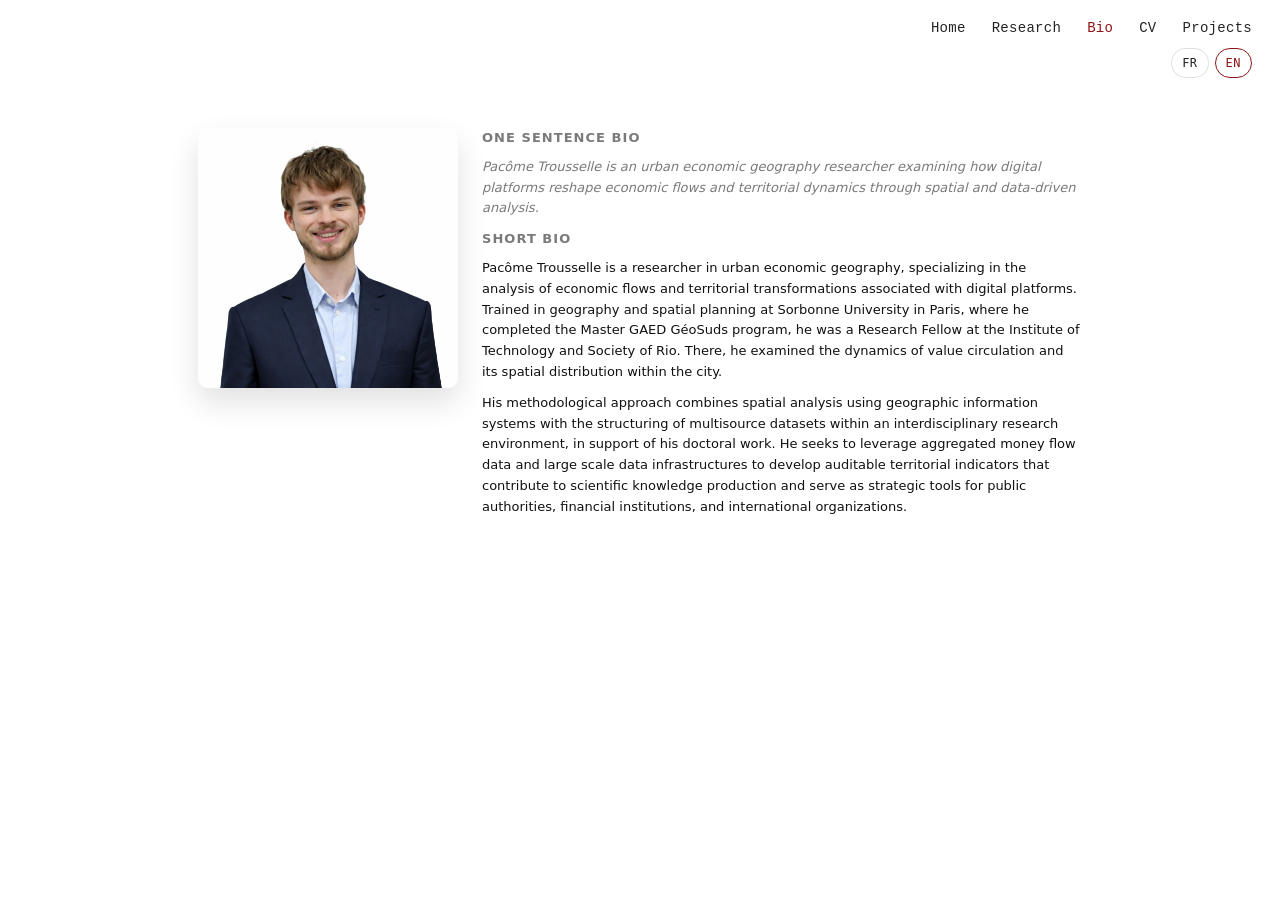
<file: bio.html>
<!doctype html>
<html lang="en">
<head>
  <meta charset="utf-8" />
  <meta name="viewport" content="width=device-width,initial-scale=1" />
  <meta http-equiv="Content-Security-Policy" content="default-src 'self'; img-src 'self' data:; style-src 'self' 'unsafe-inline' https://fonts.googleapis.com; font-src 'self' https://fonts.gstatic.com; script-src 'self'; object-src 'none'; base-uri 'self'; form-action 'self'; frame-ancestors 'none'; upgrade-insecure-requests" />
  <title>Bio — Pacôme Trousselle</title>
  <meta name="description" content="Bio — Pacôme Trousselle" />

  <link rel="preconnect" href="https://fonts.googleapis.com">
  <link rel="preconnect" href="https://fonts.gstatic.com" crossorigin>
  <link href="https://fonts.googleapis.com/css2?family=Lato:wght@400;900&family=Roboto+Mono:wght@400;700&display=swap" rel="stylesheet">
  <link rel="stylesheet" href="assets/css/bio-research.css" />
  <link rel="stylesheet" href="assets/css/lang-toggle.css" />
</head>
<body data-lang="en" data-title-fr="Bio | Pacôme Trousselle" data-title-en="Bio | Pacôme Trousselle">
  <header class="topbar">
    <div class="topbar-inner">
      <nav class="nav" aria-label="Primary" data-label-fr="Navigation principale" data-label-en="Primary">
        <a href="index.html"><span class="lang-fr">Accueil</span><span class="lang-en">Home</span></a>
        <a href="research.html"><span class="lang-fr">Recherche</span><span class="lang-en">Research</span></a>
        <a href="bio.html" class="active"><span class="lang-fr">Bio</span><span class="lang-en">Bio</span></a>
        <a href="cv.html"><span class="lang-fr">CV</span><span class="lang-en">CV</span></a>
        <a href="projects.html"><span class="lang-fr">Projets</span><span class="lang-en">Projects</span></a>
      </nav>
      <div class="lang-toggle" aria-label="Language switcher" data-label-fr="Sélecteur de langue" data-label-en="Language switcher">
        <button type="button" data-set-lang="fr" aria-pressed="false">FR</button>
        <button type="button" data-set-lang="en" aria-pressed="true">EN</button>
      </div>
    </div>
  </header>

  <main class="main">
    <section class="page">
      <div class="bio-layout">
        <div class="bio-portrait-wrap">
          <img class="bio-portrait" src="assets/img/bio-portrait.png" alt="Pacôme Trousselle" draggable="false" />
        </div>
        <div class="bio-text">
          <h5 class="bio-heading"><span class="lang-fr">Bio en une phrase</span><span class="lang-en">One sentence bio</span></h5>
          <p class="bio-placeholder">
            <span class="lang-fr">Pacôme Trousselle est chercheur en géographie économique urbaine et analyse comment les plateformes et infrastructures numériques reconfigurent les flux économiques et les dynamiques territoriales à partir d’approches spatiales et fondées sur les données.</span>
            <span class="lang-en">Pacôme Trousselle is an urban economic geography researcher examining how digital platforms reshape economic flows and territorial dynamics through spatial and data-driven analysis.</span>
          </p>

          <h5 class="bio-heading"><span class="lang-fr">Bio courte</span><span class="lang-en">Short bio</span></h5>
          <p>
            <span class="lang-fr">Pacôme Trousselle est chercheur en géographie économique urbaine, spécialisé dans l’analyse des flux économiques et des transformations territoriales associées aux plateformes numériques. Formé en géographie et aménagement à Sorbonne Université à Paris, où il a suivi le master GAED GéoSuds, il a été Research Fellow à l’Institute of Technology and Society de Rio. Il y a étudié les dynamiques de circulation de la valeur et leur distribution spatiale dans la ville.</span>
            <span class="lang-en">Pacôme Trousselle is a researcher in urban economic geography, specializing in the analysis of economic flows and territorial transformations associated with digital platforms. Trained in geography and spatial planning at Sorbonne University in Paris, where he completed the Master GAED GéoSuds program, he was a Research Fellow at the Institute of Technology and Society of Rio. There, he examined the dynamics of value circulation and its spatial distribution within the city.</span>
          </p>
          <p>
            <span class="lang-fr">Son approche méthodologique combine l’analyse spatiale par systèmes d’information géographique avec la structuration de jeux de données multi-sources dans un environnement de recherche interdisciplinaire, au service de son travail doctoral. Il cherche à mobiliser des données agrégées de circulation monétaire et de grandes infrastructures de données afin de produire des indicateurs territoriaux auditables, utiles à la connaissance scientifique comme à l’action d’autorités publiques, d’institutions financières et d’organisations internationales.</span>
            <span class="lang-en">His methodological approach combines spatial analysis using geographic information systems with the structuring of multisource datasets within an interdisciplinary research environment, in support of his doctoral work. He seeks to leverage aggregated money flow data and large scale data infrastructures to develop auditable territorial indicators that contribute to scientific knowledge production and serve as strategic tools for public authorities, financial institutions, and international organizations.</span>
          </p>
        </div>
      </div>

    </section>
  </main>
  <script src="assets/js/lang-toggle.js"></script>
</body>
</html>
</file>
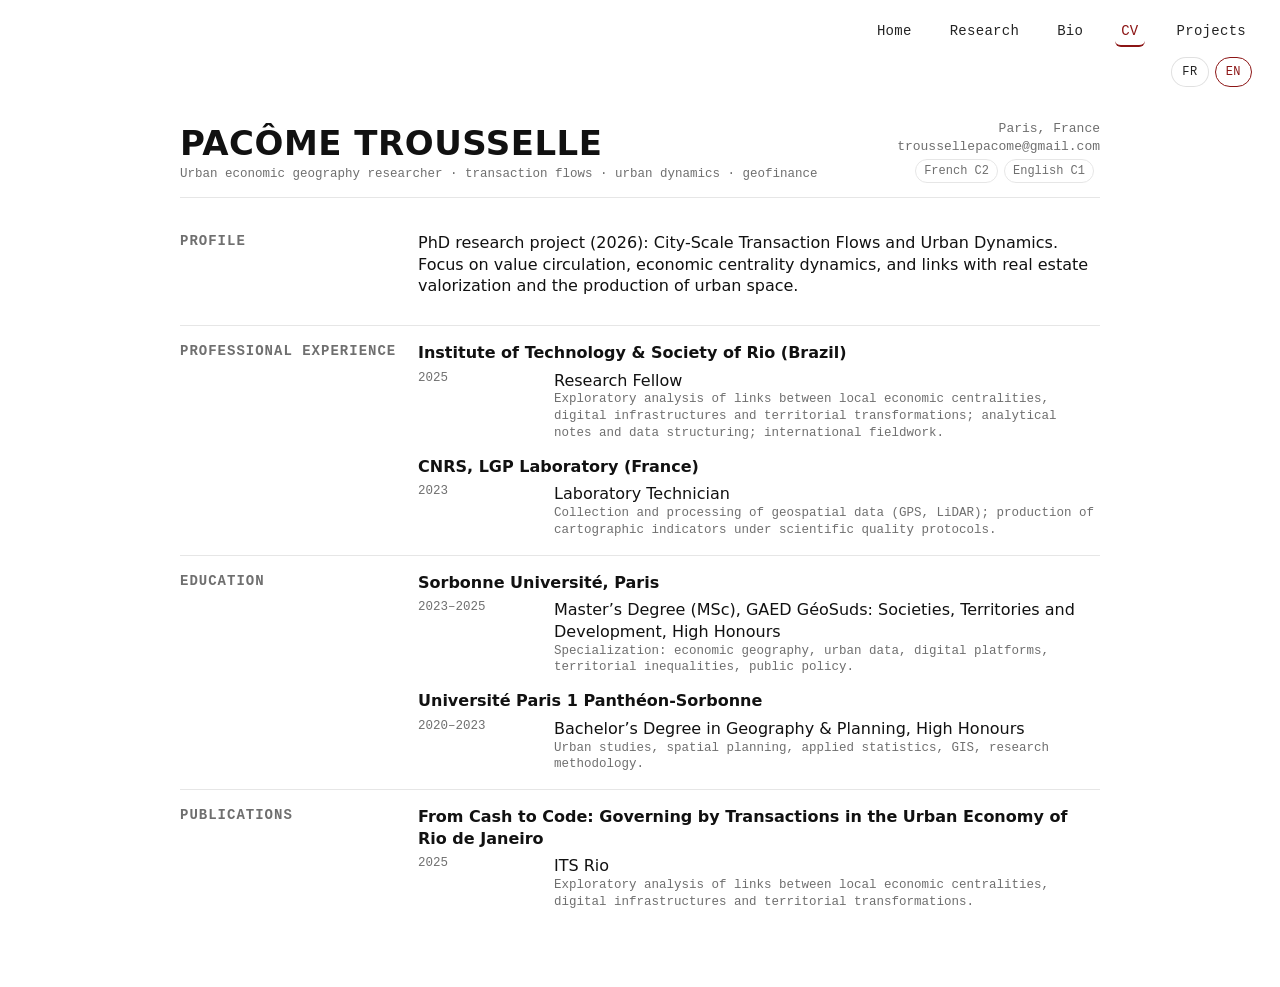
<file: cv.html>
<!doctype html>
<html lang="en">
<head>

  <meta charset="utf-8" />
  <meta name="viewport" content="width=device-width,initial-scale=1" />
  <meta http-equiv="Content-Security-Policy" content="default-src 'self'; img-src 'self' data:; style-src 'self' 'unsafe-inline' https://fonts.googleapis.com; font-src 'self' https://fonts.gstatic.com; script-src 'self'; object-src 'none'; base-uri 'self'; form-action 'self'; frame-ancestors 'none'; upgrade-insecure-requests" />
  <title>CV | Pacôme Trousselle</title>
  <meta name="description" content="Pacôme Trousselle researcher " />

  <link rel="preconnect" href="https://fonts.googleapis.com">
  <link rel="preconnect" href="https://fonts.gstatic.com" crossorigin>
  <link href="https://fonts.googleapis.com/css2?family=Lato:wght@400;900&family=Roboto+Mono:wght@400;700&display=swap" rel="stylesheet">
  <link rel="stylesheet" href="assets/css/lang-toggle.css" />

  <style>
    :root{
      --ink:#111;
      --muted: #6f6f6f;
      --line:#e6e6e6;
      --accent: #8c1515;
      --bg:#fff;
      --mono:"Roboto Mono", ui-monospace, SFMono-Regular, Menlo, Monaco, Consolas, "Liberation Mono", monospace;
      --sans:"Lato", system-ui, -apple-system, Segoe UI, Roboto, Arial, sans-serif;
      --w: 920px;
    }

    html,body{height:100%}
    body{
      margin:0;
      background:var(--bg);
      color:var(--ink);
      font-family:var(--sans);
      line-height:1.35;
    }

    /* animated background canvas */
    #bg{
      position:fixed;
      inset:0;
      width:100vw;
      height:100vh;
      z-index:-1;
      display:block;
      pointer-events:none;
    }

    .topbar{
      position:fixed;
      top:0; left:0; right:0;
      z-index:20;
      padding:18px 28px;
      display:flex;
      justify-content:flex-end;
      align-items:center;
      pointer-events:none;
    }
    .nav{
      display:flex;
      gap:26px;
      font-family:var(--mono);
      font-size:14px;
      letter-spacing:0.02em;
      pointer-events:auto;
    }
    .topbar a{
      color:#242424;
      text-decoration:none;
      padding:4px 6px;
      border-radius:6px;
      transition: color .15s ease, transform .15s ease;
    }
    .topbar a:hover{ color:var(--accent); }
    .topbar a.current{ color:var(--accent); border-bottom:2px solid var(--accent); }

    .container{
      max-width: var(--w);
      margin: 0 auto;
      padding: 120px 18px 60px;
    }

    .cv-head{
      display:flex;
      gap:18px;
      align-items:flex-end;
      border-bottom:1px solid var(--line);
      padding-bottom:14px;
      margin-bottom:18px;
    }
    .cv-head h1{
      margin:0;
      font-size:34px;
      letter-spacing:0.5px;
      font-weight:900;
    }
    .contact{
      margin-left:auto;
      text-align:right;
      font-family:var(--mono);
      font-size:13px;
      color:var(--muted);
    }
    .contact a{ color:var(--muted); text-decoration:none; }
    .contact a:hover{ color:var(--ink); }

    .section{
      display:grid;
      grid-template-columns: 220px 1fr;
      gap: 18px;
      padding: 16px 0;
      border-bottom: 1px solid var(--line);
    }
    .section:last-child{ border-bottom:none; }

    h2{
      margin:0;
      font-size:14px;
      letter-spacing:1px;
      text-transform:uppercase;
      font-family:var(--mono);
      color:var(--muted);
    }

    .entry{ margin:0 0 14px; }
    .entry:last-child{ margin-bottom:0; }

    h3{
      margin:0 0 6px;
      font-size:16px;
      font-weight:900;
    }

    .meta{
      font-family:var(--mono);
      color:var(--muted);
      font-size:12.5px;
    }

    .row{
      display:flex;
      gap:16px;
      align-items:flex-start;
    }
    .when{
      width:120px;
      font-family:var(--mono);
      font-size:12.5px;
      color:var(--muted);
      flex:0 0 auto;
    }
    .what{
      flex:1 1 auto;
    }

    ul.clean{
      margin:0;
      padding-left:16px;
    }
    ul.clean li{ margin: 6px 0; }

    .pill{
      display:inline-block;
      font-family:var(--mono);
      font-size:12px;
      color:var(--muted);
      border:1px solid var(--line);
      border-radius:999px;
      padding:3px 8px;
      margin:4px 6px 0 0;
      background: rgba(255,255,255,0.7);
      backdrop-filter: blur(2px);
    }

    @media (max-width: 760px){
      .section{ grid-template-columns: 1fr; }
      .contact{ text-align:left; margin-left:0; }
      .cv-head{ align-items:flex-start; flex-direction:column; }
      .row{ flex-direction:column; }
      .when{ width:auto; }
    }

    @media (max-width: 460px){
      .nav{ gap:16px; font-size:13px; flex-wrap:wrap; justify-content:center; }
      .topbar{ justify-content:center; }
    }

    @media print{
      #bg{ display:none; }
      .topbar{ display:none; }
      body{ background:#fff; }
      .container{ padding:0; }
      a{ color:inherit; text-decoration:none; }
    }
  </style>
</head>

<body data-lang="en" data-title-fr="CV | Pacôme Trousselle" data-title-en="CV | Pacome Trousselle">
  <canvas id="bg" aria-hidden="true"></canvas>

  <header class="topbar">
    <div class="topbar-inner">
      <nav class="nav" aria-label="Primary" data-label-fr="Navigation principale" data-label-en="Primary">
        <a href="index.html"><span class="lang-fr">Accueil</span><span class="lang-en">Home</span></a>
        <a href="research.html"><span class="lang-fr">Recherche</span><span class="lang-en">Research</span></a>
        <a href="bio.html"><span class="lang-fr">Bio</span><span class="lang-en">Bio</span></a>
        <a href="cv.html" class="current active"><span class="lang-fr">CV</span><span class="lang-en">CV</span></a>
        <a href="projects.html"><span class="lang-fr">Projets</span><span class="lang-en">Projects</span></a>
      </nav>
      <div class="lang-toggle" aria-label="Language switcher" data-label-fr="Sélecteur de langue" data-label-en="Language switcher">
        <button type="button" data-set-lang="fr" aria-pressed="false">FR</button>
        <button type="button" data-set-lang="en" aria-pressed="true">EN</button>
      </div>
    </div>
  </header>

  <div class="container">


    <header class="cv-head" id="cv-head">
      <div>
        <h1>PACÔME TROUSSELLE</h1>
        <div class="meta"><span class="lang-fr">Chercheur en géographie économique urbaine · flux transactionnels · dynamiques urbaines · géofinance</span><span class="lang-en">Urban economic geography researcher · transaction flows · urban dynamics · geofinance</span></div>
      </div>

      <div class="contact" id="cv-contact">
        <div><span class="lang-fr">Paris, France</span><span class="lang-en">Paris, France</span></div>

        <div><a href="mailto:troussellepacome@gmail.com">troussellepacome@gmail.com</a></div>

        <div class="meta"><span class="pill"><span class="lang-fr">Français C2</span><span class="lang-en">French C2</span></span><span class="pill"><span class="lang-fr">Anglais C1</span><span class="lang-en">English C1</span></span></div>
      </div>
    </header>

    <section class="section">
      <h2><span class="lang-fr">Profil</span><span class="lang-en">Profile</span></h2>
      <div>
        <div class="entry">
          <p style="margin:0">
            <span class="lang-fr">Projet de thèse (2026) : flux transactionnels à l’échelle urbaine et dynamiques urbaines.
            Travail centré sur la circulation de la valeur, les dynamiques de centralité économique, et les liens avec la valorisation immobilière et la production de l’espace urbain.</span>
            <span class="lang-en">PhD research project (2026): City-Scale Transaction Flows and Urban Dynamics.
            Focus on value circulation, economic centrality dynamics, and links with real estate valorization and the production of urban space.</span>
          </p>
          <div class="meta" style="margin-top:12px">
          </div>
        </div>
      </div>
    </section>


    <section class="section">
      <h2><span class="lang-fr">Expérience professionnelle</span><span class="lang-en">Professional experience</span></h2>
      <div>
        <div class="entry">
          <h3>Institute of Technology &amp; Society of Rio (Brazil)</h3>
          <div class="row">
            <div class="when">2025</div>
            <div class="what">
              <div><span class="lang-fr">Research Fellow</span><span class="lang-en">Research Fellow</span></div>
              <div class="meta"><span class="lang-fr">Analyse exploratoire des liens entre centralités économiques locales, infrastructures numériques et transformations territoriales ; notes analytiques et structuration de données ; terrain international.</span><span class="lang-en">Exploratory analysis of links between local economic centralities, digital infrastructures and territorial transformations; analytical notes and data structuring; international fieldwork.</span></div>
            </div>
          </div>
        </div>

        <div class="entry">
          <h3>CNRS, LGP Laboratory (France)</h3>
          <div class="row">
            <div class="when">2023</div>
            <div class="what">
              <div><span class="lang-fr">Technicien de laboratoire</span><span class="lang-en">Laboratory Technician</span></div>
              <div class="meta"><span class="lang-fr">Collecte et traitement de données géospatiales (GPS, LiDAR) ; production d’indicateurs cartographiques sous protocoles de qualité scientifique.</span><span class="lang-en">Collection and processing of geospatial data (GPS, LiDAR); production of cartographic indicators under scientific quality protocols.</span></div>
            </div>
          </div>
        </div>
      </div>
    </section>

    <section class="section">
      <h2><span class="lang-fr">Formation</span><span class="lang-en">Education</span></h2>
      <div>
        <div class="entry">
          <h3>Sorbonne Université, Paris</h3>
          <div class="row">
            <div class="when">2023–2025</div>
            <div class="what">
              <div><span class="lang-fr">Master GAED GéoSuds : sociétés, territoires et développement, mention bien</span><span class="lang-en">Master’s Degree (MSc), GAED GéoSuds: Societies, Territories and Development, High Honours</span></div>
              <div class="meta"><span class="lang-fr">Spécialisation : géographie économique, données urbaines, plateformes numériques, inégalités territoriales, politiques publiques.</span><span class="lang-en">Specialization: economic geography, urban data, digital platforms, territorial inequalities, public policy.</span></div>
            </div>
          </div>
        </div>

        <div class="entry">
          <h3>Université Paris 1 Panthéon-Sorbonne</h3>
          <div class="row">
            <div class="when">2020–2023</div>
            <div class="what">
              <div><span class="lang-fr">Licence de géographie et aménagement, mention bien</span><span class="lang-en">Bachelor’s Degree in Geography &amp; Planning, High Honours</span></div>
              <div class="meta"><span class="lang-fr">Études urbaines, aménagement, statistiques appliquées, SIG, méthodologie de la recherche.</span><span class="lang-en">Urban studies, spatial planning, applied statistics, GIS, research methodology.</span></div>
            </div>
          </div>
        </div>
      </div>
    </section>


    <section class="section">
      <h2><span class="lang-fr">Publications</span><span class="lang-en">Publications</span></h2>
      <div>
        <div class="entry">
          <h3>From Cash to Code: Governing by Transactions in the Urban Economy of Rio de Janeiro</h3>
          <div class="row">
            <div class="when">2025</div>
            <div class="what">
              <div>ITS Rio</div>
              <div class="meta"><span class="lang-fr">Analyse exploratoire des liens entre centralités économiques locales, infrastructures numériques et transformations territoriales.</span><span class="lang-en">Exploratory analysis of links between local economic centralities, digital infrastructures and territorial transformations.</span></div>
            </div>
          </div>
        </div>
      </div>
    </section>
  </div>

  <script src="assets/js/lang-toggle.js"></script>
</body>
</html>
</file>
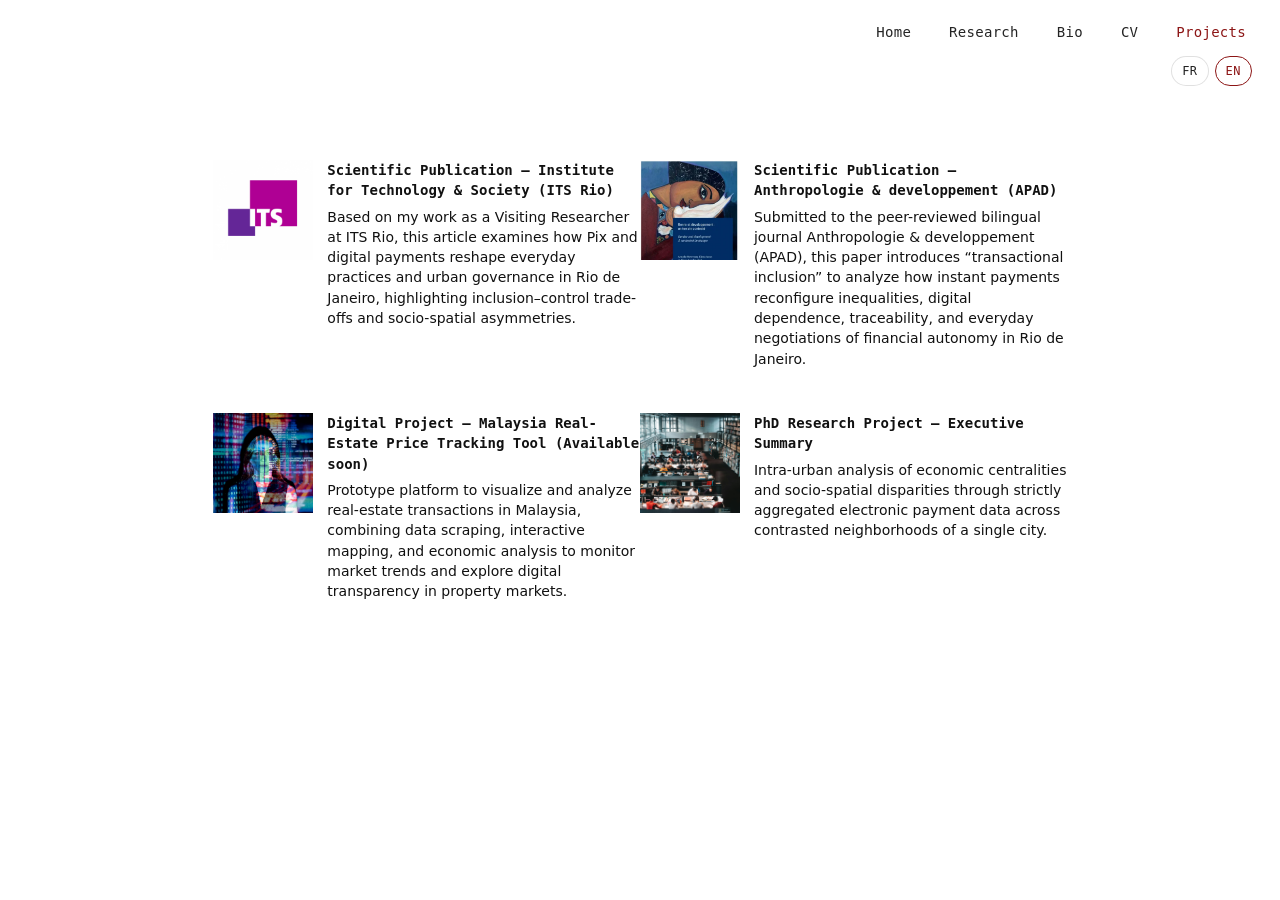
<file: projects.html>
<!DOCTYPE html>
<html lang="en">
  <head>
    <meta charset="utf-8" />
    <meta name="viewport" content="width=device-width,initial-scale=1.0,minimum-scale=1.0,maximum-scale=1.0" />
    <meta http-equiv="Content-Security-Policy" content="default-src 'self'; img-src 'self' data:; style-src 'self' 'unsafe-inline' https://fonts.googleapis.com; font-src 'self' https://fonts.gstatic.com; script-src 'self'; object-src 'none'; base-uri 'self'; form-action 'self'; frame-ancestors 'none'; upgrade-insecure-requests" />

    <link rel="preconnect" href="https://fonts.googleapis.com" />
    <link rel="preconnect" href="https://fonts.gstatic.com" crossorigin />
    <link
      href="https://fonts.googleapis.com/css2?family=Lato:wght@400;900&family=Roboto+Mono:wght@400;700&display=swap"
      rel="stylesheet"
    />
    <link rel="stylesheet" href="assets/css/lang-toggle.css" />

    <title>Projects | Pacome Trousselle</title>

    <style>
      html, body { margin: 0; padding: 0; }
      body {
        font-family: Lato, system-ui, -apple-system, Segoe UI, Roboto, Arial, sans-serif;
        line-height: 1.45;
        color: #111;
        background: #fff;
        margin: 0;
      }

      .container { width: 100%; padding: 120px 0 60px; }
      .row { display: flex; flex-wrap: wrap; }
      .col-xs-12 { width: 100%; }

      .col-md-8 { width: 100%; }
      .col-md-offset-2 { margin-left: 0; }
      @media (min-width: 992px) {
        .col-md-offset-2 { margin-left: 16.6666667%; }
        .col-md-8 { width: 66.6666667%; }
      }

      .topbar{
        position:fixed;
        top:0; left:0; right:0;
        z-index:20;
        padding:18px 28px;
        display:flex;
        justify-content:flex-end;
        align-items:center;
        pointer-events:none;
      }
      .nav{
        display:flex;
        gap:26px;
        font-family:"Roboto Mono", ui-monospace, SFMono-Regular, Menlo, Monaco, Consolas, monospace;
        font-size:14px;
        letter-spacing:0.02em;
        pointer-events:auto;
      }
      .nav a{
        color:#242424;
        text-decoration:none;
        padding:4px 6px;
        border-radius:6px;
        transition: color .15s ease, transform .15s ease;
      }
      .nav a:hover{ color:#8c1515; }
      .nav a.active{ color:#8c1515; }
      @media (max-width: 460px){
        .nav{ gap:16px; font-size:13px; flex-wrap:wrap; justify-content:center; }
        .topbar{ justify-content:center; }
      }

      .spacer { height: 10px; }
      .projects-container { margin-top: 18px; }

      .col-sm-6 { width: 100%; }
      @media (min-width: 768px) { .col-sm-6 { width: 50%; } }

      .project { margin: 22px 0; }

      .project a {
        display: flex;
        gap: 14px;
        align-items: flex-start;
        text-decoration: none;
        color: inherit;
      }
      .project a:hover .project-title { text-decoration: none; }

      .project-img { width: 100px; height: 100px; flex: 0 0 100px; }
      .project-img img {
        width: 100px; height: 100px;
        display: block;
        object-fit: cover;
      }

      .project-info { flex: 1 1 auto; }
      .project-title {
        font-family: "Roboto Mono", ui-monospace, SFMono-Regular, Menlo, monospace;
        font-size: 14px;
        margin: 0 0 6px 0;
        font-weight: 700;
      }
      .project-info p {
        margin: 0;
        font-size: 14px;
        max-width: 52ch;
      }
    </style>
  </head>

  <body data-lang="en" data-title-fr="Projets | Pacôme Trousselle" data-title-en="Projects | Pacome Trousselle">
    <header class="topbar">
      <div class="topbar-inner">
        <nav class="nav" aria-label="Primary" data-label-fr="Navigation principale" data-label-en="Primary">
          <a href="index.html"><span class="lang-fr">Accueil</span><span class="lang-en">Home</span></a>
          <a href="research.html"><span class="lang-fr">Recherche</span><span class="lang-en">Research</span></a>
          <a href="bio.html"><span class="lang-fr">Bio</span><span class="lang-en">Bio</span></a>
          <a href="cv.html"><span class="lang-fr">CV</span><span class="lang-en">CV</span></a>
          <a href="projects.html" class="active"><span class="lang-fr">Projets</span><span class="lang-en">Projects</span></a>
        </nav>
        <div class="lang-toggle" aria-label="Language switcher" data-label-fr="Sélecteur de langue" data-label-en="Language switcher">
          <button type="button" data-set-lang="fr" aria-pressed="false">FR</button>
          <button type="button" data-set-lang="en" aria-pressed="true">EN</button>
        </div>
      </div>
    </header>

    <div class="container">
      <div class="row">
        <div class="col-xs-12 col-md-offset-2 col-md-8">
          <div class="projects-container">

            <div class="row">
              <div class="col-sm-6">
                <div class="project">
                  <a href="#">
                    <div class="project-img">
                      <img src="./images/its-rio-logo-300x300.png" width="100" height="100" alt="ITS Rio logo" />
                    </div>
                    <div class="project-info">
                      <h4 class="project-title"><span class="lang-fr">Publication scientifique — Institute for Technology &amp; Society (ITS Rio)</span><span class="lang-en">Scientific Publication — Institute for Technology &amp; Society (ITS Rio)</span></h4>
                      <p>
                        <span class="lang-fr">À partir de mon travail comme Visiting Researcher à ITS Rio, cet article analyse la manière dont Pix et les paiements numériques
                        reconfigurent les pratiques ordinaires et la gouvernance urbaine à Rio de Janeiro, en mettant en évidence les arbitrages entre inclusion et contrôle
                        ainsi que les asymétries socio-spatiales.</span>
                        <span class="lang-en">Based on my work as a Visiting Researcher at ITS Rio, this article examines how Pix and digital payments
                        reshape everyday practices and urban governance in Rio de Janeiro, highlighting inclusion–control trade-offs
                        and socio-spatial asymmetries.</span>
                      </p>
                    </div>
                  </a>
                </div>
              </div>

              <div class="col-sm-6">
                <div class="project">
                  <a href="#">
                    <div class="project-img">
                      <img src="./images/Gender-and-development-publication.png" width="100" height="100" alt="Anthropologie and developpement cover" />
                    </div>
                    <div class="project-info">
                      <h4 class="project-title"><span class="lang-fr">Publication scientifique — Anthropologie &amp; developpement (APAD)</span><span class="lang-en">Scientific Publication — Anthropologie &amp; developpement (APAD)</span></h4>
                      <p>
                        <span class="lang-fr">Soumis à la revue bilingue à comité de lecture Anthropologie &amp; developpement (APAD), cet article introduit
                        la notion d’« inclusion transactionnelle » pour analyser comment les paiements instantanés reconfigurent les inégalités, les dépendances numériques,
                        la traçabilité et les négociations quotidiennes autour de l’autonomie financière à Rio de Janeiro.</span>
                        <span class="lang-en">Submitted to the peer-reviewed bilingual journal Anthropologie &amp; developpement (APAD), this paper introduces
                        “transactional inclusion” to analyze how instant payments reconfigure inequalities, digital dependence,
                        traceability, and everyday negotiations of financial autonomy in Rio de Janeiro.</span>
                      </p>
                    </div>
                  </a>
                </div>
              </div>
            </div>

            <div class="row">
              <div class="col-sm-6">
                <div class="project">
                  <a href="#">
                    <div class="project-img">
                      <img src="./images/pexels-thisisengineering-3861969.jpg" width="100" height="100" alt="Digital project illustration" />
                    </div>
                    <div class="project-info">
                      <h4 class="project-title"><span class="lang-fr">Projet numérique — outil de suivi des prix immobiliers en Malaisie (bientôt disponible)</span><span class="lang-en">Digital Project — Malaysia Real-Estate Price Tracking Tool (Available soon)</span></h4>
                      <p>
                        <span class="lang-fr">Prototype de plateforme permettant de visualiser et d’analyser les transactions immobilières en Malaisie, en combinant collecte automatisée de données,
                        cartographie interactive et analyse économique pour suivre les tendances du marché et explorer les enjeux de transparence numérique des marchés fonciers.</span>
                        <span class="lang-en">Prototype platform to visualize and analyze real-estate transactions in Malaysia, combining data scraping,
                        interactive mapping, and economic analysis to monitor market trends and explore digital transparency in property markets.</span>
                      </p>
                    </div>
                  </a>
                </div>
              </div>

              <div class="col-sm-6">
                <div class="project">
                  <a href="#">
                    <div class="project-img">
                      <img src="./images/pexels-matreding-4397200.jpg" width="100" height="100" alt="PhD research illustration" />
                    </div>
                    <div class="project-info">
                      <h4 class="project-title"><span class="lang-fr">Projet de thèse — résumé exécutif</span><span class="lang-en">PhD Research Project — Executive Summary</span></h4>
                      <p>
                        <span class="lang-fr">Analyse intra-urbaine des centralités économiques et des disparités socio-spatiales à partir de données de paiement électroniques strictement agrégées à travers des quartiers contrastés d’une même ville.</span>
                        <span class="lang-en">Intra-urban analysis of economic centralities and socio-spatial disparities through strictly aggregated electronic payment data across contrasted neighborhoods of a single city.</span>
                      </p>
                    </div>
                  </a>
                </div>
              </div>
            </div>

          </div>

        </div>
      </div>
    </div>
    <script src="assets/js/lang-toggle.js"></script>
  </body>
</html>
</file>
<file: assets/css/bio-research.css>
/* Bio/Research style inspired by the provided reference page */
:root{
  --ink:#111111;
  --muted:#7a7a7a;
  --line:#e3e3e3;
  --accent:#8c1515;
  --bg:#ffffff;
  --mono:"Roboto Mono", ui-monospace, SFMono-Regular, Menlo, Monaco, Consolas, "Liberation Mono", monospace;
  --sans:"Lato", system-ui, -apple-system, Segoe UI, Roboto, Arial, sans-serif;
  --w: 920px;
}

*{box-sizing:border-box;}
html,body{height:100%;}
body{
  margin:0;
  background:var(--bg);
  color:var(--ink);
  font-family:var(--sans);
  line-height:1.45;
}

a{
  color:var(--ink);
  text-decoration:none;
  border-bottom:1px solid rgba(0,0,0,0.15);
}
a:hover{ border-bottom-color:rgba(0,0,0,0.4); }

main,
footer{
  max-width:var(--w);
  margin:0 auto;
  padding:0 18px;
}

.topbar{
  position:fixed;
  top:0; left:0; right:0;
  z-index:20;
  padding:18px 28px;
  display:flex;
  justify-content:flex-end;
  align-items:center;
  pointer-events:none;
}
.nav{
  display:flex;
  gap:26px;
  list-style:none;
  margin:0;
  padding:0;
  font-family:var(--mono);
  font-size:14px;
  letter-spacing:0.02em;
  pointer-events:auto;
}
.nav a{
  color:#242424;
  border-bottom:0;
}
.nav a:hover{ color:var(--accent); }
.nav a.active{
  color:var(--accent);
}

main{
  padding-top:120px;
  padding-bottom:60px;
}

h1, h2, h3, h4, h5{
  margin:0 0 8px;
  font-weight:900;
}
h2{
  font-size:18px;
  letter-spacing:0.5px;
}
h5{
  font-size:16px;
  font-weight:700;
  margin-top:18px;
}

p{ margin:10px 0; }
.muted{ color:var(--muted); }

.section-block{
  margin:20px 0;
}
.section-block h5{
  margin-top:0;
  font-size:15px;
  letter-spacing:0.12em;
  text-transform:uppercase;
  color:var(--muted);
}
.section-block p{
  margin:8px 0 12px;
}
.section-break{
  border:0;
  border-top:1px solid var(--line);
  margin:18px 0;
}

.ref-block{
  font-size:12px;
  line-height:1.5;
}

.page > h2{
  margin-bottom:12px;
  text-transform:uppercase;
  letter-spacing:0.18em;
  font-size:13px;
  color:var(--muted);
}

.page{
  background:none;
  border:none;
  border-radius:0;
  box-shadow:none;
  padding:0;
}

.research-hero{
  display:grid;
  grid-template-columns: 1.2fr 0.8fr;
  gap:22px;
  margin:18px 0 22px;
  align-items:start;
}
.research-lede{
  padding:16px 18px;
  border:1px solid var(--line);
  border-radius:12px;
  background:linear-gradient(135deg, #ffffff 0%, #faf7f6 100%);
  font-size:14px;
}
.research-pills{
  display:flex;
  flex-direction:column;
  gap:10px;
}
.pill{
  border:1px solid var(--line);
  border-radius:999px;
  padding:8px 12px;
  font-size:13px;
  display:flex;
  gap:8px;
  align-items:center;
  background:#fff;
}
.pill-label{
  font-family:var(--mono);
  font-size:11px;
  text-transform:uppercase;
  letter-spacing:0.08em;
  color:var(--muted);
}
.research-grid{
  display:grid;
  grid-template-columns: repeat(2, minmax(0, 1fr));
  gap:18px;
  margin:18px 0;
}
.section-card{
  border:1px solid var(--line);
  border-radius:12px;
  padding:16px 18px;
  background:#fff;
}
.section-title{
  margin:0 0 10px;
  font-size:12px;
  letter-spacing:0.12em;
  text-transform:uppercase;
  color:var(--muted);
}
.clean-list,
.numbered-list,
.tag-list,
.ref-list{
  margin:8px 0 0;
  padding-left:18px;
}
.clean-list li,
.numbered-list li,
.ref-list li{
  margin:8px 0;
}
.tag-list{
  list-style:none;
  padding-left:0;
  display:flex;
  flex-wrap:wrap;
  gap:8px;
}
.tag-list li{
  border:1px solid var(--line);
  border-radius:999px;
  padding:6px 10px;
  font-size:12px;
  background:#fafafa;
}
.ref-list{
  font-size:12px;
  color:#3a3a3a;
}
.ref-list li{
  line-height:1.4;
}

.bio-layout{
  display:grid;
  grid-template-columns: 260px 1fr;
  gap:24px;
  align-items:start;
  margin-top:8px;
}
.bio-portrait-wrap{
  margin:0;
}
.bio-portrait{
  display:block;
  width:100%;
  height:auto;
  border-radius:10px;
  box-shadow:0 14px 30px rgba(0,0,0,0.12);
  user-select:none;
  -webkit-user-drag:none;
  -webkit-touch-callout:none;
  pointer-events:none;
}
.bio-heading{
  margin-top:0;
  font-size:13px;
  letter-spacing:0.08em;
  text-transform:uppercase;
  color:var(--muted);
}
.bio-text{
  font-size:13px;
  line-height:1.6;
}
.bio-text p{
  margin-top:8px;
}
.bio-placeholder{
  color:var(--muted);
  font-style:italic;
}

.kv{
  display:grid;
  grid-template-columns: 120px 1fr;
  gap:6px 16px;
  margin-top:14px;
}
.kv .k{
  color:var(--muted);
  font-family:var(--mono);
  font-size:12px;
}

.footerhint{
  margin-top:18px;
  color:var(--muted);
  font-size:12px;
}

hr{
  border:0;
  border-top:1px solid var(--line);
  margin:18px 0;
}

@media (max-width: 760px){
  .topbar{ justify-content:center; }
  .nav{ flex-wrap:wrap; gap:16px; font-size:13px; justify-content:center; }
  .research-hero{
    grid-template-columns: 1fr;
  }
  .research-grid{
    grid-template-columns: 1fr;
  }
  .bio-layout{
    grid-template-columns: 1fr;
    gap:16px;
  }
  .bio-portrait-wrap{ max-width:320px; }
  .kv{ grid-template-columns: 1fr; }
}
</file>
<file: assets/css/lang-toggle.css>
.lang-en {
  display: none;
}

body[data-lang="en"] .lang-fr {
  display: none;
}

body[data-lang="en"] .lang-en {
  display: inline;
}

body[data-lang="fr"] .lang-fr {
  display: inline;
}

body[data-lang="fr"] .lang-en {
  display: none;
}

body[data-lang="en"] .lang-en.block,
body[data-lang="fr"] .lang-fr.block {
  display: block;
}

body[data-lang="en"] .lang-fr.block,
body[data-lang="fr"] .lang-en.block {
  display: none;
}

.topbar-inner {
  display: flex;
  flex-direction: column;
  align-items: flex-end;
  gap: 10px;
  font-family: "Roboto Mono", ui-monospace, SFMono-Regular, Menlo, Monaco, Consolas, monospace;
  font-size: 14px;
  pointer-events: auto;
}

.lang-toggle {
  display: inline-flex;
  align-items: center;
  gap: 6px;
}

.lang-toggle button {
  padding: 7px 10px;
  border: 1px solid rgba(0, 0, 0, 0.12);
  background: rgba(255, 255, 255, 0.9);
  color: #222;
  font-family: "Roboto Mono", ui-monospace, SFMono-Regular, Menlo, Monaco, Consolas, monospace;
  font-size: 12px;
  letter-spacing: 0.04em;
  text-transform: uppercase;
  cursor: pointer;
  border-radius: 999px;
}

.lang-toggle button[aria-pressed="true"] {
  border-color: #8c1515;
  color: #8c1515;
}

.topbar .nav,
.topbar .lang-toggle {
  pointer-events: auto;
}

.site-header .header-wrap {
  display: grid;
  grid-template-columns: auto 1fr;
  gap: 12px 18px;
  align-items: start;
}

.site-header .header-controls {
  display: flex;
  flex-direction: column;
  align-items: flex-end;
  gap: 10px;
}

.site-header .header-nav a {
  color: #242424;
  text-decoration: none;
  transition: color 0.15s ease, transform 0.15s ease;
}

.site-header .header-nav a:hover,
.site-header .header-nav a.active {
  color: #8c1515;
}

.site-header .lang-toggle button {
  background: #fff;
}

@media (max-width: 860px) {
  .topbar {
    justify-content: center;
  }

  .topbar-inner {
    align-items: center;
  }
}

@media (max-width: 600px) {
  .site-header .header-wrap {
    grid-template-columns: 1fr;
  }

  .site-header .header-controls {
    align-items: flex-start;
  }
}

@media (max-width: 460px) {
  .topbar-inner {
    align-items: center;
  }

  .lang-toggle {
    justify-content: center;
  }
}
</file>
